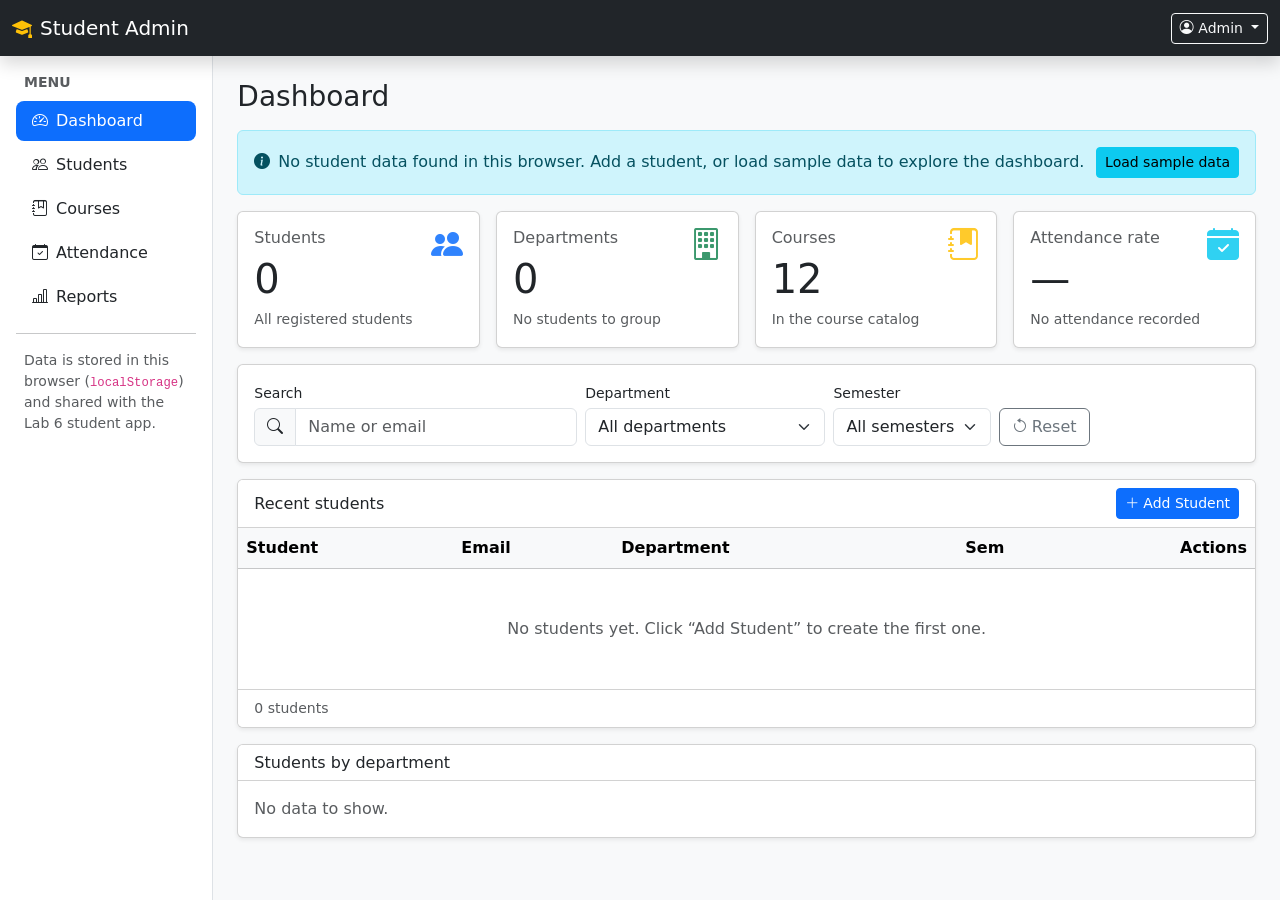
<file: index.html>
<!doctype html>
<html lang="en">
<head>
  <meta charset="utf-8">
  <meta name="viewport" content="width=device-width, initial-scale=1">
  <meta name="description" content="Dashboard - Student Admin Dashboard (Bootstrap 5).">
  <title>Dashboard | Student Admin</title>
  <link rel="icon" href="data:,">
  <link href="assets/vendor/bootstrap/css/bootstrap.min.css" rel="stylesheet">
  <link href="assets/vendor/bootstrap-icons/bootstrap-icons.min.css" rel="stylesheet">
  <link href="assets/css/style.css" rel="stylesheet">
</head>
<body class="bg-body-tertiary">

  <!-- Top navbar -->
  <nav class="navbar navbar-dark bg-dark sticky-top flex-nowrap p-0 shadow" style="min-height:56px">
    <div class="container-fluid">
      <button class="navbar-toggler d-lg-none me-2" type="button" data-bs-toggle="offcanvas" data-bs-target="#sidebar" aria-controls="sidebar" aria-label="Open navigation menu">
        <span class="navbar-toggler-icon"></span>
      </button>
      <a class="navbar-brand me-auto" href="index.html"><i class="bi bi-mortarboard-fill text-warning me-2" aria-hidden="true"></i>Student Admin</a>
      <div class="dropdown">
        <button class="btn btn-sm btn-outline-light dropdown-toggle" type="button" data-bs-toggle="dropdown" aria-expanded="false">
          <i class="bi bi-person-circle me-1" aria-hidden="true"></i><span class="d-none d-sm-inline">Admin</span>
        </button>
        <ul class="dropdown-menu dropdown-menu-end">
          <li><span class="dropdown-item-text small text-body-secondary">Signed in as<br><strong class="text-body">admin@university.edu</strong><br>(demo account)</span></li>
          <li><hr class="dropdown-divider"></li>
          <li><a class="dropdown-item" href="students.html">Manage students</a></li>
          <li><a class="dropdown-item" href="reports.html">View reports</a></li>
        </ul>
      </div>
    </div>
  </nav>

  <div class="container-fluid">
    <div class="row">

      <!-- Sidebar: static column on lg+, offcanvas below lg -->
      <div class="col-lg-2 p-0 border-end bg-body sidebar-sticky sidebar">
        <div class="offcanvas-lg offcanvas-start bg-body" tabindex="-1" id="sidebar" aria-labelledby="sidebarLabel">
          <div class="offcanvas-header border-bottom">
            <h2 class="offcanvas-title h5" id="sidebarLabel"><i class="bi bi-mortarboard-fill text-warning me-2" aria-hidden="true"></i>Student Admin</h2>
            <button type="button" class="btn-close" data-bs-dismiss="offcanvas" data-bs-target="#sidebar" aria-label="Close menu"></button>
          </div>
          <div class="offcanvas-body d-flex flex-column p-3">
            <p class="text-uppercase small fw-semibold text-body-secondary mb-2 px-2">Menu</p>
            <ul class="nav flex-column gap-1">
            <li class="nav-item"><a class="nav-link d-flex align-items-center gap-2 active" href="index.html" aria-current="page"><i class="bi bi-speedometer2" aria-hidden="true"></i> Dashboard</a></li>
            <li class="nav-item"><a class="nav-link d-flex align-items-center gap-2" href="students.html"><i class="bi bi-people" aria-hidden="true"></i> Students</a></li>
            <li class="nav-item"><a class="nav-link d-flex align-items-center gap-2" href="courses.html"><i class="bi bi-journal-bookmark" aria-hidden="true"></i> Courses</a></li>
            <li class="nav-item"><a class="nav-link d-flex align-items-center gap-2" href="attendance.html"><i class="bi bi-calendar-check" aria-hidden="true"></i> Attendance</a></li>
            <li class="nav-item"><a class="nav-link d-flex align-items-center gap-2" href="reports.html"><i class="bi bi-bar-chart-line" aria-hidden="true"></i> Reports</a></li>
            </ul>
            <hr class="my-3">
            <p class="small text-body-secondary px-2 mb-0">Data is stored in this browser (<code>localStorage</code>) and shared with the Lab 6 student app.</p>
          </div>
        </div>
      </div>

      <!-- Main content -->
      <main class="col-lg-10 ms-auto px-3 px-md-4 py-4">
        <div class="d-flex flex-wrap justify-content-between align-items-center gap-2 mb-3">
          <h1 class="h3 mb-0">Dashboard</h1>
          
        </div>

        <div id="alertHost" aria-live="polite"></div>

        <div id="storageWarning" class="alert alert-danger d-none" role="alert">
          <strong>Stored student data could not be read.</strong> The <code>students</code> value in localStorage is not valid JSON, so it is being ignored. Saving a student will replace it.
        </div>
        <div id="noDataAlert" class="alert alert-info d-flex flex-wrap align-items-center gap-2 d-none" role="status">
          <i class="bi bi-info-circle-fill" aria-hidden="true"></i>
          <span class="me-auto">No student data found in this browser. Add a student, or load sample data to explore the dashboard.</span>
          <button type="button" class="btn btn-sm btn-info" id="btnSample">Load sample data</button>
        </div>

        <section aria-label="Key figures">
        <div class="row g-3 mb-3">
          <div class="col-12 col-md-6 col-xl-3">
            <div class="card h-100 shadow-sm">
              <div class="card-body d-flex justify-content-between align-items-start">
                <div>
                  <h2 class="h6 text-body-secondary">Students</h2>
                  <p class="display-6 mb-1" id="kpiStudents">0</p>
                  <small class="text-body-secondary" id="kpiStudentsNote"></small>
                </div>
                <span class="kpi-icon text-primary" aria-hidden="true"><i class="bi bi-people-fill"></i></span>
              </div>
            </div>
          </div>
          <div class="col-12 col-md-6 col-xl-3">
            <div class="card h-100 shadow-sm">
              <div class="card-body d-flex justify-content-between align-items-start">
                <div>
                  <h2 class="h6 text-body-secondary">Departments</h2>
                  <p class="display-6 mb-1" id="kpiDepartments">0</p>
                  <small class="text-body-secondary" id="kpiDepartmentsNote"></small>
                </div>
                <span class="kpi-icon text-success" aria-hidden="true"><i class="bi bi-building"></i></span>
              </div>
            </div>
          </div>
          <div class="col-12 col-md-6 col-xl-3">
            <div class="card h-100 shadow-sm">
              <div class="card-body d-flex justify-content-between align-items-start">
                <div>
                  <h2 class="h6 text-body-secondary">Courses</h2>
                  <p class="display-6 mb-1" id="kpiCourses">0</p>
                  <small class="text-body-secondary" id="kpiCoursesNote"></small>
                </div>
                <span class="kpi-icon text-warning" aria-hidden="true"><i class="bi bi-journal-bookmark-fill"></i></span>
              </div>
            </div>
          </div>
          <div class="col-12 col-md-6 col-xl-3">
            <div class="card h-100 shadow-sm">
              <div class="card-body d-flex justify-content-between align-items-start">
                <div>
                  <h2 class="h6 text-body-secondary">Attendance rate</h2>
                  <p class="display-6 mb-1" id="kpiAttendance">0</p>
                  <small class="text-body-secondary" id="kpiAttendanceNote"></small>
                </div>
                <span class="kpi-icon text-info" aria-hidden="true"><i class="bi bi-calendar-check-fill"></i></span>
              </div>
            </div>
          </div>
        </div>
        </section>

        <section class="card shadow-sm mb-3" aria-label="Filters">
          <div class="card-body">
            <div class="row g-2 align-items-end">
              <div class="col-12 col-md-4">
                <label for="fSearch" class="form-label small mb-1">Search</label>
                <div class="input-group">
                  <span class="input-group-text"><i class="bi bi-search" aria-hidden="true"></i></span>
                  <input type="search" id="fSearch" class="form-control" placeholder="Name or email" autocomplete="off">
                </div>
              </div>
              <div class="col-12 col-sm-6 col-md-3">
                <label for="fDept" class="form-label small mb-1">Department</label>
                <select id="fDept" class="form-select"></select>
              </div>
              <div class="col-12 col-sm-6 col-md-2">
                <label for="fSem" class="form-label small mb-1">Semester</label>
                <select id="fSem" class="form-select"></select>
              </div>
              <div class="col-12 col-md-auto">
                <button type="button" id="fReset" class="btn btn-outline-secondary w-100"><i class="bi bi-arrow-counterclockwise me-1" aria-hidden="true"></i>Reset</button>
              </div>
            </div>
          </div>
        </section>

        <div class="row g-3">
          <div class="col-12 col-xxl-8">
        <section class="card shadow-sm" aria-labelledby="tableTitle">
          <div class="card-header bg-body d-flex flex-wrap justify-content-between align-items-center gap-2">
            <h2 class="h6 mb-0" id="tableTitle">Recent students</h2>
            <button type="button" class="btn btn-primary btn-sm" data-action="add"><i class="bi bi-plus-lg me-1" aria-hidden="true"></i>Add Student</button>
          </div>
          <div class="table-responsive">
            <table class="table table-hover align-middle mb-0">
              <caption class="visually-hidden">Recent students</caption>
              <thead class="table-light">
                <tr>
                  <th scope="col">Student</th>
                  <th scope="col" class="d-none d-md-table-cell">Email</th>
                  <th scope="col" class="d-none d-sm-table-cell">Department</th>
                  <th scope="col" class="text-center">Sem</th>
                  <th scope="col" class="text-end">Actions</th>
                </tr>
              </thead>
              <tbody id="studentsBody"></tbody>
            </table>
          </div>
          <div class="card-footer bg-body d-flex flex-column flex-sm-row justify-content-between align-items-center gap-2">
            <small id="pageInfo" class="text-body-secondary" aria-live="polite"></small>
            <nav aria-label="Student pages"><ul class="pagination pagination-sm mb-0" id="pagination"></ul></nav>
          </div>
        </section>

          </div>
          <div class="col-12 col-xxl-4">
            <section class="card shadow-sm h-100" aria-labelledby="deptTitle">
              <div class="card-header bg-body"><h2 class="h6 mb-0" id="deptTitle">Students by department</h2></div>
              <div class="card-body" id="deptBars"></div>
            </section>
          </div>
        </div>
      </main>
    </div>
  </div>

  <!-- Add / Edit student -->
  <div class="modal fade" id="studentModal" tabindex="-1" aria-labelledby="studentModalTitle" aria-hidden="true">
    <div class="modal-dialog modal-dialog-centered">
      <form class="modal-content" id="studentForm" novalidate>
        <div class="modal-header">
          <h2 class="modal-title fs-5" id="studentModalTitle">Add Student</h2>
          <button type="button" class="btn-close" data-bs-dismiss="modal" aria-label="Close"></button>
        </div>
        <div class="modal-body">
          <input type="hidden" id="studentId">
          <div class="mb-3">
            <label for="sName" class="form-label">Full name</label>
            <input type="text" class="form-control" id="sName" required minlength="2" maxlength="60" autocomplete="off">
            <div class="invalid-feedback">Enter a name of at least 2 characters.</div>
          </div>
          <div class="mb-3">
            <label for="sEmail" class="form-label">Email</label>
            <input type="email" class="form-control" id="sEmail" required maxlength="100" autocomplete="off" placeholder="name@example.com">
            <div class="invalid-feedback" id="sEmailFeedback">Enter a valid email address.</div>
          </div>
          <div class="row g-3">
            <div class="col-sm-7">
              <label for="sDepartment" class="form-label">Department</label>
              <select class="form-select" id="sDepartment" required></select>
              <div class="invalid-feedback">Choose a department.</div>
            </div>
            <div class="col-sm-5">
              <label for="sSemester" class="form-label">Semester</label>
              <select class="form-select" id="sSemester" required></select>
              <div class="invalid-feedback">Choose a semester.</div>
            </div>
          </div>
        </div>
        <div class="modal-footer">
          <button type="button" class="btn btn-outline-secondary" data-bs-dismiss="modal">Cancel</button>
          <button type="submit" class="btn btn-primary" id="studentSubmit">Add student</button>
        </div>
      </form>
    </div>
  </div>

  <!-- View student -->
  <div class="modal fade" id="viewModal" tabindex="-1" aria-labelledby="viewModalTitle" aria-hidden="true">
    <div class="modal-dialog modal-dialog-centered">
      <div class="modal-content">
        <div class="modal-header">
          <h2 class="modal-title fs-5" id="viewModalTitle">Student Details</h2>
          <button type="button" class="btn-close" data-bs-dismiss="modal" aria-label="Close"></button>
        </div>
        <div class="modal-body" id="viewBody"></div>
        <div class="modal-footer"><button type="button" class="btn btn-secondary" data-bs-dismiss="modal">Close</button></div>
      </div>
    </div>
  </div>

  <!-- Delete confirmation -->
  <div class="modal fade" id="deleteModal" tabindex="-1" aria-labelledby="deleteModalTitle" aria-hidden="true">
    <div class="modal-dialog modal-dialog-centered modal-sm">
      <div class="modal-content">
        <div class="modal-header">
          <h2 class="modal-title fs-5" id="deleteModalTitle">Delete student?</h2>
          <button type="button" class="btn-close" data-bs-dismiss="modal" aria-label="Close"></button>
        </div>
        <div class="modal-body">You are about to delete <strong id="deleteName"></strong>. This cannot be undone.</div>
        <div class="modal-footer">
          <button type="button" class="btn btn-outline-secondary" data-bs-dismiss="modal">Cancel</button>
          <button type="button" class="btn btn-danger" id="confirmDelete">Delete</button>
        </div>
      </div>
    </div>
  </div>

  <script src="assets/vendor/bootstrap/js/bootstrap.bundle.min.js"></script>
  <script src="assets/js/store.js"></script>
  <script src="assets/js/ui.js"></script>
  <script src="assets/js/students.js"></script>
  <script src="assets/js/dashboard.js"></script>
  <script>StudentsTable.init({ pageSize: 5 });</script>
</body>
</html>
</file>
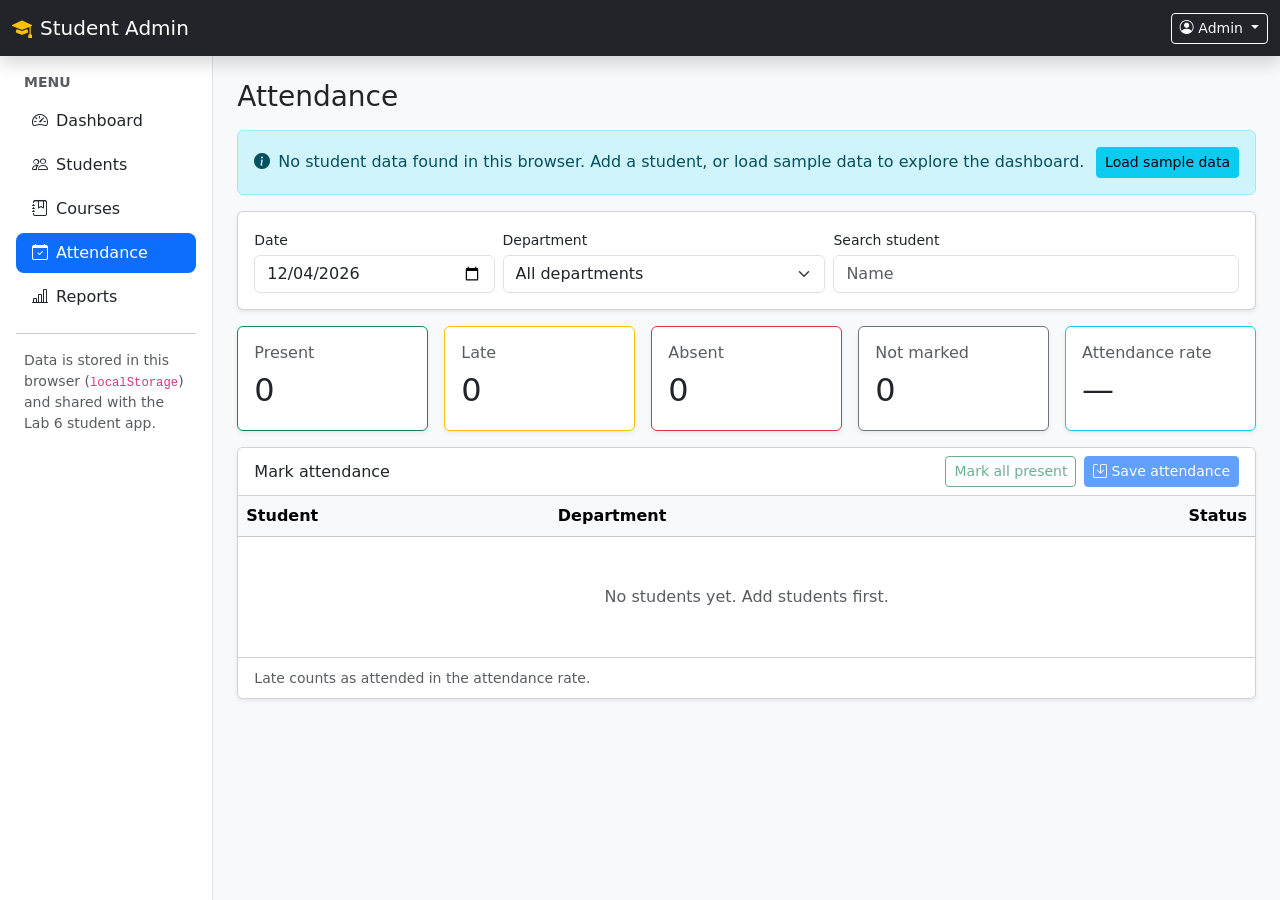
<file: attendance.html>
<!doctype html>
<html lang="en">
<head>
  <meta charset="utf-8">
  <meta name="viewport" content="width=device-width, initial-scale=1">
  <meta name="description" content="Attendance - Student Admin Dashboard (Bootstrap 5).">
  <title>Attendance | Student Admin</title>
  <link rel="icon" href="data:,">
  <link href="assets/vendor/bootstrap/css/bootstrap.min.css" rel="stylesheet">
  <link href="assets/vendor/bootstrap-icons/bootstrap-icons.min.css" rel="stylesheet">
  <link href="assets/css/style.css" rel="stylesheet">
</head>
<body class="bg-body-tertiary">

  <!-- Top navbar -->
  <nav class="navbar navbar-dark bg-dark sticky-top flex-nowrap p-0 shadow" style="min-height:56px">
    <div class="container-fluid">
      <button class="navbar-toggler d-lg-none me-2" type="button" data-bs-toggle="offcanvas" data-bs-target="#sidebar" aria-controls="sidebar" aria-label="Open navigation menu">
        <span class="navbar-toggler-icon"></span>
      </button>
      <a class="navbar-brand me-auto" href="index.html"><i class="bi bi-mortarboard-fill text-warning me-2" aria-hidden="true"></i>Student Admin</a>
      <div class="dropdown">
        <button class="btn btn-sm btn-outline-light dropdown-toggle" type="button" data-bs-toggle="dropdown" aria-expanded="false">
          <i class="bi bi-person-circle me-1" aria-hidden="true"></i><span class="d-none d-sm-inline">Admin</span>
        </button>
        <ul class="dropdown-menu dropdown-menu-end">
          <li><span class="dropdown-item-text small text-body-secondary">Signed in as<br><strong class="text-body">admin@university.edu</strong><br>(demo account)</span></li>
          <li><hr class="dropdown-divider"></li>
          <li><a class="dropdown-item" href="students.html">Manage students</a></li>
          <li><a class="dropdown-item" href="reports.html">View reports</a></li>
        </ul>
      </div>
    </div>
  </nav>

  <div class="container-fluid">
    <div class="row">

      <!-- Sidebar: static column on lg+, offcanvas below lg -->
      <div class="col-lg-2 p-0 border-end bg-body sidebar-sticky sidebar">
        <div class="offcanvas-lg offcanvas-start bg-body" tabindex="-1" id="sidebar" aria-labelledby="sidebarLabel">
          <div class="offcanvas-header border-bottom">
            <h2 class="offcanvas-title h5" id="sidebarLabel"><i class="bi bi-mortarboard-fill text-warning me-2" aria-hidden="true"></i>Student Admin</h2>
            <button type="button" class="btn-close" data-bs-dismiss="offcanvas" data-bs-target="#sidebar" aria-label="Close menu"></button>
          </div>
          <div class="offcanvas-body d-flex flex-column p-3">
            <p class="text-uppercase small fw-semibold text-body-secondary mb-2 px-2">Menu</p>
            <ul class="nav flex-column gap-1">
            <li class="nav-item"><a class="nav-link d-flex align-items-center gap-2" href="index.html"><i class="bi bi-speedometer2" aria-hidden="true"></i> Dashboard</a></li>
            <li class="nav-item"><a class="nav-link d-flex align-items-center gap-2" href="students.html"><i class="bi bi-people" aria-hidden="true"></i> Students</a></li>
            <li class="nav-item"><a class="nav-link d-flex align-items-center gap-2" href="courses.html"><i class="bi bi-journal-bookmark" aria-hidden="true"></i> Courses</a></li>
            <li class="nav-item"><a class="nav-link d-flex align-items-center gap-2 active" href="attendance.html" aria-current="page"><i class="bi bi-calendar-check" aria-hidden="true"></i> Attendance</a></li>
            <li class="nav-item"><a class="nav-link d-flex align-items-center gap-2" href="reports.html"><i class="bi bi-bar-chart-line" aria-hidden="true"></i> Reports</a></li>
            </ul>
            <hr class="my-3">
            <p class="small text-body-secondary px-2 mb-0">Data is stored in this browser (<code>localStorage</code>) and shared with the Lab 6 student app.</p>
          </div>
        </div>
      </div>

      <!-- Main content -->
      <main class="col-lg-10 ms-auto px-3 px-md-4 py-4">
        <div class="d-flex flex-wrap justify-content-between align-items-center gap-2 mb-3">
          <h1 class="h3 mb-0">Attendance</h1>
          
        </div>

        <div id="alertHost" aria-live="polite"></div>

        <div id="storageWarning" class="alert alert-danger d-none" role="alert">
          <strong>Stored student data could not be read.</strong> The <code>students</code> value in localStorage is not valid JSON, so it is being ignored. Saving a student will replace it.
        </div>
        <div id="noDataAlert" class="alert alert-info d-flex flex-wrap align-items-center gap-2 d-none" role="status">
          <i class="bi bi-info-circle-fill" aria-hidden="true"></i>
          <span class="me-auto">No student data found in this browser. Add a student, or load sample data to explore the dashboard.</span>
          <button type="button" class="btn btn-sm btn-info" id="btnSample">Load sample data</button>
        </div>

        <section class="card shadow-sm mb-3" aria-label="Attendance settings">
          <div class="card-body">
            <div class="row g-2 align-items-end">
              <div class="col-12 col-sm-6 col-md-3"><label for="attDate" class="form-label small mb-1">Date</label><input type="date" id="attDate" class="form-control"></div>
              <div class="col-12 col-sm-6 col-md-4"><label for="attDept" class="form-label small mb-1">Department</label><select id="attDept" class="form-select"></select></div>
              <div class="col-12 col-md-5"><label for="attSearch" class="form-label small mb-1">Search student</label><input type="search" id="attSearch" class="form-control" placeholder="Name" autocomplete="off"></div>
            </div>
          </div>
        </section>

        <div class="row g-3 mb-3">
          <div class="col-6 col-md-4 col-xl"><div class="card h-100 shadow-sm border-success"><div class="card-body py-3"><h2 class="h6 text-body-secondary mb-1">Present</h2><p class="fs-2 mb-0" id="cntP">0</p></div></div></div>
          <div class="col-6 col-md-4 col-xl"><div class="card h-100 shadow-sm border-warning"><div class="card-body py-3"><h2 class="h6 text-body-secondary mb-1">Late</h2><p class="fs-2 mb-0" id="cntL">0</p></div></div></div>
          <div class="col-6 col-md-4 col-xl"><div class="card h-100 shadow-sm border-danger"><div class="card-body py-3"><h2 class="h6 text-body-secondary mb-1">Absent</h2><p class="fs-2 mb-0" id="cntA">0</p></div></div></div>
          <div class="col-6 col-md-4 col-xl"><div class="card h-100 shadow-sm border-secondary"><div class="card-body py-3"><h2 class="h6 text-body-secondary mb-1">Not marked</h2><p class="fs-2 mb-0" id="cntU">0</p></div></div></div>
          <div class="col-6 col-md-4 col-xl"><div class="card h-100 shadow-sm border-info"><div class="card-body py-3"><h2 class="h6 text-body-secondary mb-1">Attendance rate</h2><p class="fs-2 mb-0" id="cntRate">0</p></div></div></div>
        </div>

        <section class="card shadow-sm" aria-labelledby="attTitle">
          <div class="card-header bg-body d-flex flex-wrap justify-content-between align-items-center gap-2">
            <h2 class="h6 mb-0" id="attTitle">Mark attendance</h2>
            <div class="d-flex gap-2">
              <button type="button" class="btn btn-outline-success btn-sm" id="btnAllPresent">Mark all present</button>
              <button type="button" class="btn btn-primary btn-sm" id="btnSaveAtt" disabled><i class="bi bi-save me-1" aria-hidden="true"></i>Save attendance</button>
            </div>
          </div>
          <div class="table-responsive">
            <table class="table align-middle mb-0">
              <caption class="visually-hidden">Attendance for the selected date</caption>
              <thead class="table-light"><tr><th scope="col">Student</th><th scope="col" class="d-none d-md-table-cell">Department</th><th scope="col" class="text-end">Status</th></tr></thead>
              <tbody id="attBody"></tbody>
            </table>
          </div>
          <div class="card-footer bg-body"><small class="text-body-secondary">Late counts as attended in the attendance rate.</small></div>
        </section>
      </main>
    </div>
  </div>


  <script src="assets/vendor/bootstrap/js/bootstrap.bundle.min.js"></script>
  <script src="assets/js/store.js"></script>
  <script src="assets/js/ui.js"></script>
  <script src="assets/js/attendance.js"></script>
</body>
</html>
</file>
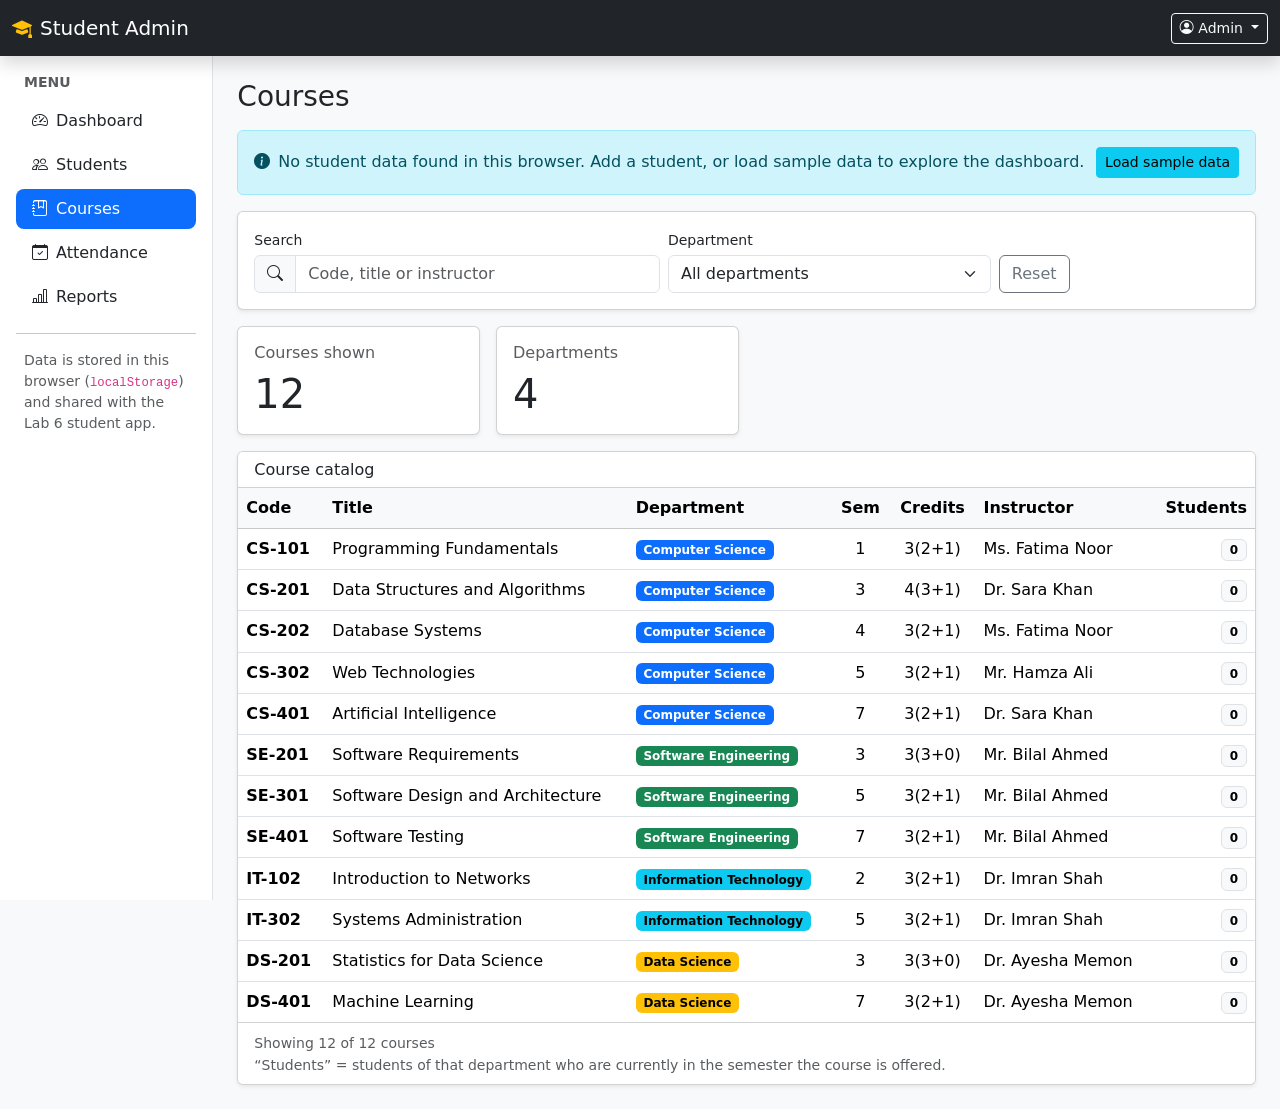
<file: courses.html>
<!doctype html>
<html lang="en">
<head>
  <meta charset="utf-8">
  <meta name="viewport" content="width=device-width, initial-scale=1">
  <meta name="description" content="Courses - Student Admin Dashboard (Bootstrap 5).">
  <title>Courses | Student Admin</title>
  <link rel="icon" href="data:,">
  <link href="assets/vendor/bootstrap/css/bootstrap.min.css" rel="stylesheet">
  <link href="assets/vendor/bootstrap-icons/bootstrap-icons.min.css" rel="stylesheet">
  <link href="assets/css/style.css" rel="stylesheet">
</head>
<body class="bg-body-tertiary">

  <!-- Top navbar -->
  <nav class="navbar navbar-dark bg-dark sticky-top flex-nowrap p-0 shadow" style="min-height:56px">
    <div class="container-fluid">
      <button class="navbar-toggler d-lg-none me-2" type="button" data-bs-toggle="offcanvas" data-bs-target="#sidebar" aria-controls="sidebar" aria-label="Open navigation menu">
        <span class="navbar-toggler-icon"></span>
      </button>
      <a class="navbar-brand me-auto" href="index.html"><i class="bi bi-mortarboard-fill text-warning me-2" aria-hidden="true"></i>Student Admin</a>
      <div class="dropdown">
        <button class="btn btn-sm btn-outline-light dropdown-toggle" type="button" data-bs-toggle="dropdown" aria-expanded="false">
          <i class="bi bi-person-circle me-1" aria-hidden="true"></i><span class="d-none d-sm-inline">Admin</span>
        </button>
        <ul class="dropdown-menu dropdown-menu-end">
          <li><span class="dropdown-item-text small text-body-secondary">Signed in as<br><strong class="text-body">admin@university.edu</strong><br>(demo account)</span></li>
          <li><hr class="dropdown-divider"></li>
          <li><a class="dropdown-item" href="students.html">Manage students</a></li>
          <li><a class="dropdown-item" href="reports.html">View reports</a></li>
        </ul>
      </div>
    </div>
  </nav>

  <div class="container-fluid">
    <div class="row">

      <!-- Sidebar: static column on lg+, offcanvas below lg -->
      <div class="col-lg-2 p-0 border-end bg-body sidebar-sticky sidebar">
        <div class="offcanvas-lg offcanvas-start bg-body" tabindex="-1" id="sidebar" aria-labelledby="sidebarLabel">
          <div class="offcanvas-header border-bottom">
            <h2 class="offcanvas-title h5" id="sidebarLabel"><i class="bi bi-mortarboard-fill text-warning me-2" aria-hidden="true"></i>Student Admin</h2>
            <button type="button" class="btn-close" data-bs-dismiss="offcanvas" data-bs-target="#sidebar" aria-label="Close menu"></button>
          </div>
          <div class="offcanvas-body d-flex flex-column p-3">
            <p class="text-uppercase small fw-semibold text-body-secondary mb-2 px-2">Menu</p>
            <ul class="nav flex-column gap-1">
            <li class="nav-item"><a class="nav-link d-flex align-items-center gap-2" href="index.html"><i class="bi bi-speedometer2" aria-hidden="true"></i> Dashboard</a></li>
            <li class="nav-item"><a class="nav-link d-flex align-items-center gap-2" href="students.html"><i class="bi bi-people" aria-hidden="true"></i> Students</a></li>
            <li class="nav-item"><a class="nav-link d-flex align-items-center gap-2 active" href="courses.html" aria-current="page"><i class="bi bi-journal-bookmark" aria-hidden="true"></i> Courses</a></li>
            <li class="nav-item"><a class="nav-link d-flex align-items-center gap-2" href="attendance.html"><i class="bi bi-calendar-check" aria-hidden="true"></i> Attendance</a></li>
            <li class="nav-item"><a class="nav-link d-flex align-items-center gap-2" href="reports.html"><i class="bi bi-bar-chart-line" aria-hidden="true"></i> Reports</a></li>
            </ul>
            <hr class="my-3">
            <p class="small text-body-secondary px-2 mb-0">Data is stored in this browser (<code>localStorage</code>) and shared with the Lab 6 student app.</p>
          </div>
        </div>
      </div>

      <!-- Main content -->
      <main class="col-lg-10 ms-auto px-3 px-md-4 py-4">
        <div class="d-flex flex-wrap justify-content-between align-items-center gap-2 mb-3">
          <h1 class="h3 mb-0">Courses</h1>
          
        </div>

        <div id="alertHost" aria-live="polite"></div>

        <div id="storageWarning" class="alert alert-danger d-none" role="alert">
          <strong>Stored student data could not be read.</strong> The <code>students</code> value in localStorage is not valid JSON, so it is being ignored. Saving a student will replace it.
        </div>
        <div id="noDataAlert" class="alert alert-info d-flex flex-wrap align-items-center gap-2 d-none" role="status">
          <i class="bi bi-info-circle-fill" aria-hidden="true"></i>
          <span class="me-auto">No student data found in this browser. Add a student, or load sample data to explore the dashboard.</span>
          <button type="button" class="btn btn-sm btn-info" id="btnSample">Load sample data</button>
        </div>

        <section class="card shadow-sm mb-3" aria-label="Filters">
          <div class="card-body">
            <div class="row g-2 align-items-end">
              <div class="col-12 col-md-5">
                <label for="cSearch" class="form-label small mb-1">Search</label>
                <div class="input-group"><span class="input-group-text"><i class="bi bi-search" aria-hidden="true"></i></span>
                <input type="search" id="cSearch" class="form-control" placeholder="Code, title or instructor" autocomplete="off"></div>
              </div>
              <div class="col-8 col-md-4"><label for="cDept" class="form-label small mb-1">Department</label><select id="cDept" class="form-select"></select></div>
              <div class="col-4 col-md-auto"><button type="button" id="cReset" class="btn btn-outline-secondary w-100">Reset</button></div>
            </div>
          </div>
        </section>

        <div class="row g-3 mb-3">
          <div class="col-6 col-xl-3"><div class="card h-100 shadow-sm"><div class="card-body"><h2 class="h6 text-body-secondary">Courses shown</h2><p class="display-6 mb-0" id="cTotal">0</p></div></div></div>
          <div class="col-6 col-xl-3"><div class="card h-100 shadow-sm"><div class="card-body"><h2 class="h6 text-body-secondary">Departments</h2><p class="display-6 mb-0" id="cDepts">0</p></div></div></div>
        </div>

        <section class="card shadow-sm" aria-labelledby="courseTitle">
          <div class="card-header bg-body"><h2 class="h6 mb-0" id="courseTitle">Course catalog</h2></div>
          <div class="table-responsive">
            <table class="table table-hover align-middle mb-0">
              <caption class="visually-hidden">Course catalog</caption>
              <thead class="table-light"><tr>
                <th scope="col">Code</th><th scope="col">Title</th>
                <th scope="col" class="d-none d-md-table-cell">Department</th>
                <th scope="col" class="text-center">Sem</th>
                <th scope="col" class="text-center d-none d-sm-table-cell">Credits</th>
                <th scope="col" class="d-none d-lg-table-cell">Instructor</th>
                <th scope="col" class="text-end">Students</th>
              </tr></thead>
              <tbody id="coursesBody"></tbody>
            </table>
          </div>
          <div class="card-footer bg-body"><small class="text-body-secondary" id="coursesInfo"></small>
            <small class="text-body-secondary d-block">&ldquo;Students&rdquo; = students of that department who are currently in the semester the course is offered.</small></div>
        </section>
      </main>
    </div>
  </div>


  <script src="assets/vendor/bootstrap/js/bootstrap.bundle.min.js"></script>
  <script src="assets/js/store.js"></script>
  <script src="assets/js/ui.js"></script>
  <script src="assets/js/courses.js"></script>
</body>
</html>
</file>
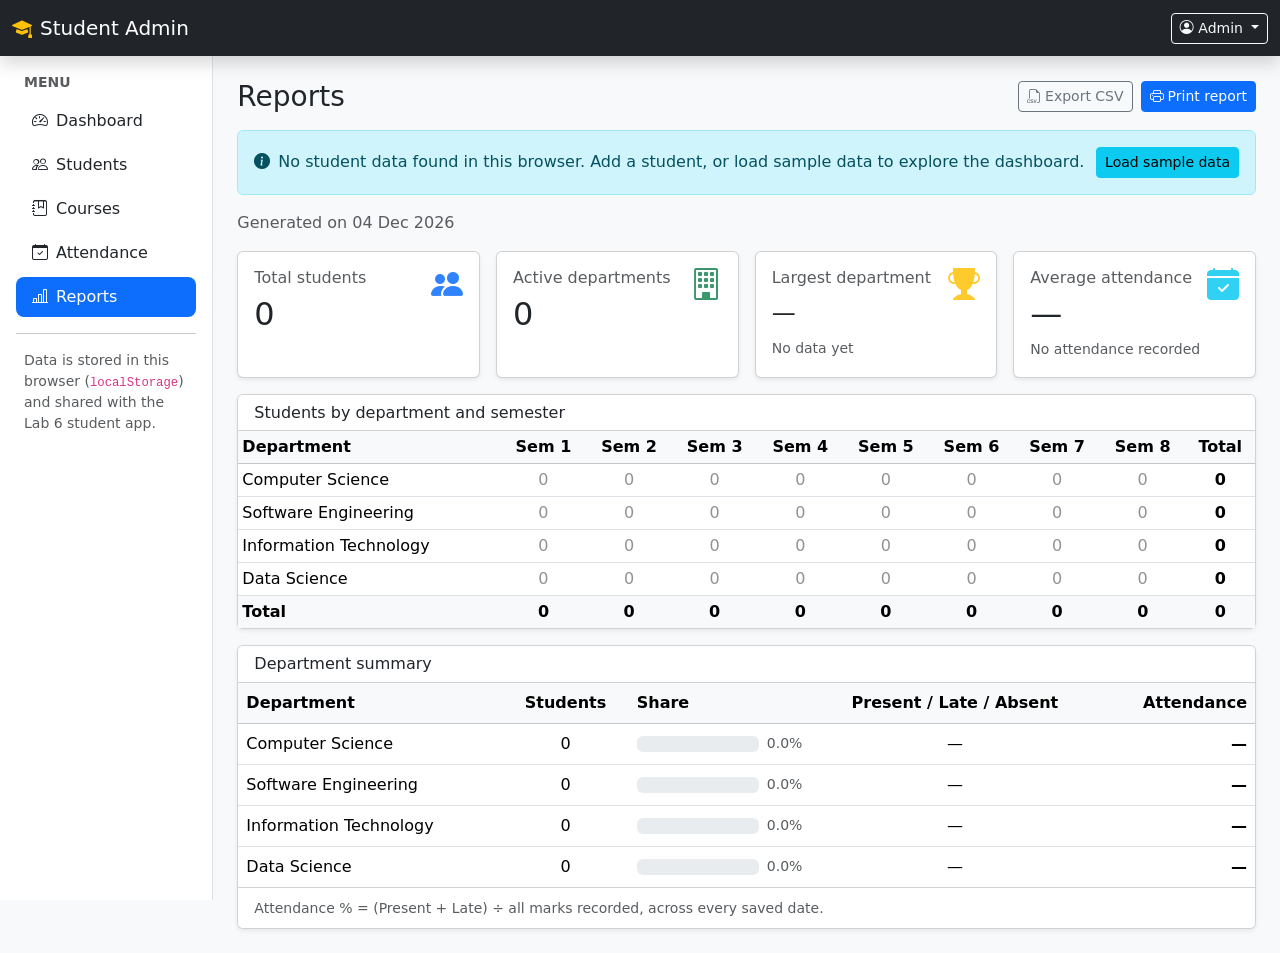
<file: reports.html>
<!doctype html>
<html lang="en">
<head>
  <meta charset="utf-8">
  <meta name="viewport" content="width=device-width, initial-scale=1">
  <meta name="description" content="Reports - Student Admin Dashboard (Bootstrap 5).">
  <title>Reports | Student Admin</title>
  <link rel="icon" href="data:,">
  <link href="assets/vendor/bootstrap/css/bootstrap.min.css" rel="stylesheet">
  <link href="assets/vendor/bootstrap-icons/bootstrap-icons.min.css" rel="stylesheet">
  <link href="assets/css/style.css" rel="stylesheet">
</head>
<body class="bg-body-tertiary">

  <!-- Top navbar -->
  <nav class="navbar navbar-dark bg-dark sticky-top flex-nowrap p-0 shadow" style="min-height:56px">
    <div class="container-fluid">
      <button class="navbar-toggler d-lg-none me-2" type="button" data-bs-toggle="offcanvas" data-bs-target="#sidebar" aria-controls="sidebar" aria-label="Open navigation menu">
        <span class="navbar-toggler-icon"></span>
      </button>
      <a class="navbar-brand me-auto" href="index.html"><i class="bi bi-mortarboard-fill text-warning me-2" aria-hidden="true"></i>Student Admin</a>
      <div class="dropdown">
        <button class="btn btn-sm btn-outline-light dropdown-toggle" type="button" data-bs-toggle="dropdown" aria-expanded="false">
          <i class="bi bi-person-circle me-1" aria-hidden="true"></i><span class="d-none d-sm-inline">Admin</span>
        </button>
        <ul class="dropdown-menu dropdown-menu-end">
          <li><span class="dropdown-item-text small text-body-secondary">Signed in as<br><strong class="text-body">admin@university.edu</strong><br>(demo account)</span></li>
          <li><hr class="dropdown-divider"></li>
          <li><a class="dropdown-item" href="students.html">Manage students</a></li>
          <li><a class="dropdown-item" href="reports.html">View reports</a></li>
        </ul>
      </div>
    </div>
  </nav>

  <div class="container-fluid">
    <div class="row">

      <!-- Sidebar: static column on lg+, offcanvas below lg -->
      <div class="col-lg-2 p-0 border-end bg-body sidebar-sticky sidebar">
        <div class="offcanvas-lg offcanvas-start bg-body" tabindex="-1" id="sidebar" aria-labelledby="sidebarLabel">
          <div class="offcanvas-header border-bottom">
            <h2 class="offcanvas-title h5" id="sidebarLabel"><i class="bi bi-mortarboard-fill text-warning me-2" aria-hidden="true"></i>Student Admin</h2>
            <button type="button" class="btn-close" data-bs-dismiss="offcanvas" data-bs-target="#sidebar" aria-label="Close menu"></button>
          </div>
          <div class="offcanvas-body d-flex flex-column p-3">
            <p class="text-uppercase small fw-semibold text-body-secondary mb-2 px-2">Menu</p>
            <ul class="nav flex-column gap-1">
            <li class="nav-item"><a class="nav-link d-flex align-items-center gap-2" href="index.html"><i class="bi bi-speedometer2" aria-hidden="true"></i> Dashboard</a></li>
            <li class="nav-item"><a class="nav-link d-flex align-items-center gap-2" href="students.html"><i class="bi bi-people" aria-hidden="true"></i> Students</a></li>
            <li class="nav-item"><a class="nav-link d-flex align-items-center gap-2" href="courses.html"><i class="bi bi-journal-bookmark" aria-hidden="true"></i> Courses</a></li>
            <li class="nav-item"><a class="nav-link d-flex align-items-center gap-2" href="attendance.html"><i class="bi bi-calendar-check" aria-hidden="true"></i> Attendance</a></li>
            <li class="nav-item"><a class="nav-link d-flex align-items-center gap-2 active" href="reports.html" aria-current="page"><i class="bi bi-bar-chart-line" aria-hidden="true"></i> Reports</a></li>
            </ul>
            <hr class="my-3">
            <p class="small text-body-secondary px-2 mb-0">Data is stored in this browser (<code>localStorage</code>) and shared with the Lab 6 student app.</p>
          </div>
        </div>
      </div>

      <!-- Main content -->
      <main class="col-lg-10 ms-auto px-3 px-md-4 py-4">
        <div class="d-flex flex-wrap justify-content-between align-items-center gap-2 mb-3">
          <h1 class="h3 mb-0">Reports</h1>
          <div class="d-flex flex-wrap gap-2 d-print-none">
            <button type="button" class="btn btn-outline-secondary btn-sm" id="btnCsv"><i class="bi bi-filetype-csv me-1" aria-hidden="true"></i>Export CSV</button>
            <button type="button" class="btn btn-primary btn-sm" id="btnPrint"><i class="bi bi-printer me-1" aria-hidden="true"></i>Print report</button>
          </div>
        </div>

        <div id="alertHost" aria-live="polite"></div>

        <div id="storageWarning" class="alert alert-danger d-none" role="alert">
          <strong>Stored student data could not be read.</strong> The <code>students</code> value in localStorage is not valid JSON, so it is being ignored. Saving a student will replace it.
        </div>
        <div id="noDataAlert" class="alert alert-info d-flex flex-wrap align-items-center gap-2 d-none" role="status">
          <i class="bi bi-info-circle-fill" aria-hidden="true"></i>
          <span class="me-auto">No student data found in this browser. Add a student, or load sample data to explore the dashboard.</span>
          <button type="button" class="btn btn-sm btn-info" id="btnSample">Load sample data</button>
        </div>

        <p class="text-body-secondary" id="reportDate"></p>

        <section aria-label="Summary">
        <div class="row g-3 mb-3">
          <div class="col-12 col-md-6 col-xl-3">
            <div class="card h-100 shadow-sm"><div class="card-body d-flex justify-content-between align-items-start">
              <div><h2 class="h6 text-body-secondary">Total students</h2><p class="display-6 mb-1 fs-2" id="rTotal">0</p><small class="text-body-secondary" id="rTotalNote"></small></div>
              <span class="kpi-icon text-primary" aria-hidden="true"><i class="bi bi-people-fill"></i></span>
            </div></div>
          </div>
          <div class="col-12 col-md-6 col-xl-3">
            <div class="card h-100 shadow-sm"><div class="card-body d-flex justify-content-between align-items-start">
              <div><h2 class="h6 text-body-secondary">Active departments</h2><p class="display-6 mb-1 fs-2" id="rDepts">0</p><small class="text-body-secondary" id="rDeptsNote"></small></div>
              <span class="kpi-icon text-success" aria-hidden="true"><i class="bi bi-building"></i></span>
            </div></div>
          </div>
          <div class="col-12 col-md-6 col-xl-3">
            <div class="card h-100 shadow-sm"><div class="card-body d-flex justify-content-between align-items-start">
              <div><h2 class="h6 text-body-secondary">Largest department</h2><p class="display-6 mb-1 fs-4 py-1" id="rLargest">0</p><small class="text-body-secondary" id="rLargestNote"></small></div>
              <span class="kpi-icon text-warning" aria-hidden="true"><i class="bi bi-trophy-fill"></i></span>
            </div></div>
          </div>
          <div class="col-12 col-md-6 col-xl-3">
            <div class="card h-100 shadow-sm"><div class="card-body d-flex justify-content-between align-items-start">
              <div><h2 class="h6 text-body-secondary">Average attendance</h2><p class="display-6 mb-1 fs-2" id="rAttendance">0</p><small class="text-body-secondary" id="rAttendanceNote"></small></div>
              <span class="kpi-icon text-info" aria-hidden="true"><i class="bi bi-calendar-check-fill"></i></span>
            </div></div>
          </div>
        </div>
        </section>

        <section class="card shadow-sm mb-3" aria-labelledby="matrixTitle">
          <div class="card-header bg-body"><h2 class="h6 mb-0" id="matrixTitle">Students by department and semester</h2></div>
          <div class="table-responsive">
            <table class="table table-sm table-hover align-middle mb-0">
              <caption class="visually-hidden">Number of students per department and semester</caption>
              <thead class="table-light" id="matrixHead"></thead>
              <tbody id="matrixBody"></tbody>
            </table>
          </div>
        </section>

        <section class="card shadow-sm" aria-labelledby="sumTitle">
          <div class="card-header bg-body"><h2 class="h6 mb-0" id="sumTitle">Department summary</h2></div>
          <div class="table-responsive">
            <table class="table table-hover align-middle mb-0">
              <caption class="visually-hidden">Department summary with share of students and attendance</caption>
              <thead class="table-light"><tr>
                <th scope="col">Department</th><th scope="col" class="text-center">Students</th><th scope="col">Share</th>
                <th scope="col" class="text-center d-none d-sm-table-cell">Present / Late / Absent</th><th scope="col" class="text-end">Attendance</th>
              </tr></thead>
              <tbody id="summaryBody"></tbody>
            </table>
          </div>
          <div class="card-footer bg-body"><small class="text-body-secondary">Attendance % = (Present + Late) &divide; all marks recorded, across every saved date.</small></div>
        </section>
      </main>
    </div>
  </div>


  <script src="assets/vendor/bootstrap/js/bootstrap.bundle.min.js"></script>
  <script src="assets/js/store.js"></script>
  <script src="assets/js/ui.js"></script>
  <script src="assets/js/reports.js"></script>
</body>
</html>
</file>
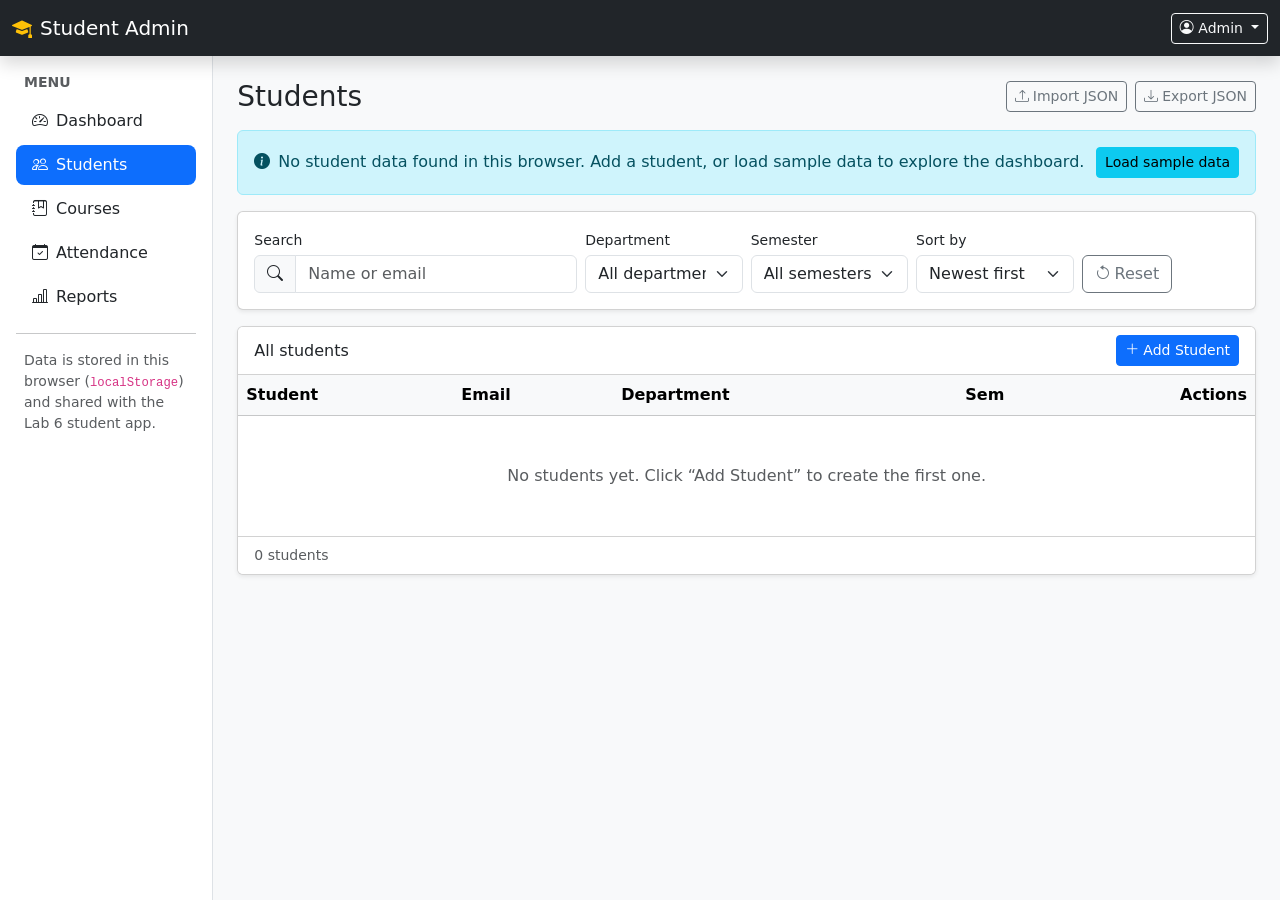
<file: students.html>
<!doctype html>
<html lang="en">
<head>
  <meta charset="utf-8">
  <meta name="viewport" content="width=device-width, initial-scale=1">
  <meta name="description" content="Students - Student Admin Dashboard (Bootstrap 5).">
  <title>Students | Student Admin</title>
  <link rel="icon" href="data:,">
  <link href="assets/vendor/bootstrap/css/bootstrap.min.css" rel="stylesheet">
  <link href="assets/vendor/bootstrap-icons/bootstrap-icons.min.css" rel="stylesheet">
  <link href="assets/css/style.css" rel="stylesheet">
</head>
<body class="bg-body-tertiary">

  <!-- Top navbar -->
  <nav class="navbar navbar-dark bg-dark sticky-top flex-nowrap p-0 shadow" style="min-height:56px">
    <div class="container-fluid">
      <button class="navbar-toggler d-lg-none me-2" type="button" data-bs-toggle="offcanvas" data-bs-target="#sidebar" aria-controls="sidebar" aria-label="Open navigation menu">
        <span class="navbar-toggler-icon"></span>
      </button>
      <a class="navbar-brand me-auto" href="index.html"><i class="bi bi-mortarboard-fill text-warning me-2" aria-hidden="true"></i>Student Admin</a>
      <div class="dropdown">
        <button class="btn btn-sm btn-outline-light dropdown-toggle" type="button" data-bs-toggle="dropdown" aria-expanded="false">
          <i class="bi bi-person-circle me-1" aria-hidden="true"></i><span class="d-none d-sm-inline">Admin</span>
        </button>
        <ul class="dropdown-menu dropdown-menu-end">
          <li><span class="dropdown-item-text small text-body-secondary">Signed in as<br><strong class="text-body">admin@university.edu</strong><br>(demo account)</span></li>
          <li><hr class="dropdown-divider"></li>
          <li><a class="dropdown-item" href="students.html">Manage students</a></li>
          <li><a class="dropdown-item" href="reports.html">View reports</a></li>
        </ul>
      </div>
    </div>
  </nav>

  <div class="container-fluid">
    <div class="row">

      <!-- Sidebar: static column on lg+, offcanvas below lg -->
      <div class="col-lg-2 p-0 border-end bg-body sidebar-sticky sidebar">
        <div class="offcanvas-lg offcanvas-start bg-body" tabindex="-1" id="sidebar" aria-labelledby="sidebarLabel">
          <div class="offcanvas-header border-bottom">
            <h2 class="offcanvas-title h5" id="sidebarLabel"><i class="bi bi-mortarboard-fill text-warning me-2" aria-hidden="true"></i>Student Admin</h2>
            <button type="button" class="btn-close" data-bs-dismiss="offcanvas" data-bs-target="#sidebar" aria-label="Close menu"></button>
          </div>
          <div class="offcanvas-body d-flex flex-column p-3">
            <p class="text-uppercase small fw-semibold text-body-secondary mb-2 px-2">Menu</p>
            <ul class="nav flex-column gap-1">
            <li class="nav-item"><a class="nav-link d-flex align-items-center gap-2" href="index.html"><i class="bi bi-speedometer2" aria-hidden="true"></i> Dashboard</a></li>
            <li class="nav-item"><a class="nav-link d-flex align-items-center gap-2 active" href="students.html" aria-current="page"><i class="bi bi-people" aria-hidden="true"></i> Students</a></li>
            <li class="nav-item"><a class="nav-link d-flex align-items-center gap-2" href="courses.html"><i class="bi bi-journal-bookmark" aria-hidden="true"></i> Courses</a></li>
            <li class="nav-item"><a class="nav-link d-flex align-items-center gap-2" href="attendance.html"><i class="bi bi-calendar-check" aria-hidden="true"></i> Attendance</a></li>
            <li class="nav-item"><a class="nav-link d-flex align-items-center gap-2" href="reports.html"><i class="bi bi-bar-chart-line" aria-hidden="true"></i> Reports</a></li>
            </ul>
            <hr class="my-3">
            <p class="small text-body-secondary px-2 mb-0">Data is stored in this browser (<code>localStorage</code>) and shared with the Lab 6 student app.</p>
          </div>
        </div>
      </div>

      <!-- Main content -->
      <main class="col-lg-10 ms-auto px-3 px-md-4 py-4">
        <div class="d-flex flex-wrap justify-content-between align-items-center gap-2 mb-3">
          <h1 class="h3 mb-0">Students</h1>
          <div class="d-flex flex-wrap gap-2">
            <button type="button" class="btn btn-outline-secondary btn-sm" id="btnImport"><i class="bi bi-upload me-1" aria-hidden="true"></i>Import JSON</button>
            <button type="button" class="btn btn-outline-secondary btn-sm" id="btnExport"><i class="bi bi-download me-1" aria-hidden="true"></i>Export JSON</button>
            <input type="file" id="importFile" accept="application/json,.json" class="d-none" aria-label="Choose a students JSON file">
          </div>
        </div>

        <div id="alertHost" aria-live="polite"></div>

        <div id="storageWarning" class="alert alert-danger d-none" role="alert">
          <strong>Stored student data could not be read.</strong> The <code>students</code> value in localStorage is not valid JSON, so it is being ignored. Saving a student will replace it.
        </div>
        <div id="noDataAlert" class="alert alert-info d-flex flex-wrap align-items-center gap-2 d-none" role="status">
          <i class="bi bi-info-circle-fill" aria-hidden="true"></i>
          <span class="me-auto">No student data found in this browser. Add a student, or load sample data to explore the dashboard.</span>
          <button type="button" class="btn btn-sm btn-info" id="btnSample">Load sample data</button>
        </div>

        <section class="card shadow-sm mb-3" aria-label="Filters">
          <div class="card-body">
            <div class="row g-2 align-items-end">
              <div class="col-12 col-md-6 col-xl-4">
                <label for="fSearch" class="form-label small mb-1">Search</label>
                <div class="input-group">
                  <span class="input-group-text"><i class="bi bi-search" aria-hidden="true"></i></span>
                  <input type="search" id="fSearch" class="form-control" placeholder="Name or email" autocomplete="off">
                </div>
              </div>
              <div class="col-12 col-sm-6 col-md-3 col-xl-2">
                <label for="fDept" class="form-label small mb-1">Department</label>
                <select id="fDept" class="form-select"></select>
              </div>
              <div class="col-12 col-sm-6 col-md-3 col-xl-2">
                <label for="fSem" class="form-label small mb-1">Semester</label>
                <select id="fSem" class="form-select"></select>
              </div>
          <div class="col-12 col-sm-6 col-md-3 col-xl-2">
            <label for="fSort" class="form-label small mb-1">Sort by</label>
            <select id="fSort" class="form-select">
              <option value="recent">Newest first</option>
              <option value="name-asc">Name (A&ndash;Z)</option>
              <option value="name-desc">Name (Z&ndash;A)</option>
              <option value="sem-asc">Semester</option>
              <option value="dept-asc">Department</option>
            </select>
          </div>
              <div class="col-12 col-md-auto">
                <button type="button" id="fReset" class="btn btn-outline-secondary w-100"><i class="bi bi-arrow-counterclockwise me-1" aria-hidden="true"></i>Reset</button>
              </div>
            </div>
          </div>
        </section>
        <section class="card shadow-sm" aria-labelledby="tableTitle">
          <div class="card-header bg-body d-flex flex-wrap justify-content-between align-items-center gap-2">
            <h2 class="h6 mb-0" id="tableTitle">All students</h2>
            <button type="button" class="btn btn-primary btn-sm" data-action="add"><i class="bi bi-plus-lg me-1" aria-hidden="true"></i>Add Student</button>
          </div>
          <div class="table-responsive">
            <table class="table table-hover align-middle mb-0">
              <caption class="visually-hidden">All students</caption>
              <thead class="table-light">
                <tr>
                  <th scope="col">Student</th>
                  <th scope="col" class="d-none d-md-table-cell">Email</th>
                  <th scope="col" class="d-none d-sm-table-cell">Department</th>
                  <th scope="col" class="text-center">Sem</th>
                  <th scope="col" class="text-end">Actions</th>
                </tr>
              </thead>
              <tbody id="studentsBody"></tbody>
            </table>
          </div>
          <div class="card-footer bg-body d-flex flex-column flex-sm-row justify-content-between align-items-center gap-2">
            <small id="pageInfo" class="text-body-secondary" aria-live="polite"></small>
            <nav aria-label="Student pages"><ul class="pagination pagination-sm mb-0" id="pagination"></ul></nav>
          </div>
        </section>

      </main>
    </div>
  </div>

  <!-- Add / Edit student -->
  <div class="modal fade" id="studentModal" tabindex="-1" aria-labelledby="studentModalTitle" aria-hidden="true">
    <div class="modal-dialog modal-dialog-centered">
      <form class="modal-content" id="studentForm" novalidate>
        <div class="modal-header">
          <h2 class="modal-title fs-5" id="studentModalTitle">Add Student</h2>
          <button type="button" class="btn-close" data-bs-dismiss="modal" aria-label="Close"></button>
        </div>
        <div class="modal-body">
          <input type="hidden" id="studentId">
          <div class="mb-3">
            <label for="sName" class="form-label">Full name</label>
            <input type="text" class="form-control" id="sName" required minlength="2" maxlength="60" autocomplete="off">
            <div class="invalid-feedback">Enter a name of at least 2 characters.</div>
          </div>
          <div class="mb-3">
            <label for="sEmail" class="form-label">Email</label>
            <input type="email" class="form-control" id="sEmail" required maxlength="100" autocomplete="off" placeholder="name@example.com">
            <div class="invalid-feedback" id="sEmailFeedback">Enter a valid email address.</div>
          </div>
          <div class="row g-3">
            <div class="col-sm-7">
              <label for="sDepartment" class="form-label">Department</label>
              <select class="form-select" id="sDepartment" required></select>
              <div class="invalid-feedback">Choose a department.</div>
            </div>
            <div class="col-sm-5">
              <label for="sSemester" class="form-label">Semester</label>
              <select class="form-select" id="sSemester" required></select>
              <div class="invalid-feedback">Choose a semester.</div>
            </div>
          </div>
        </div>
        <div class="modal-footer">
          <button type="button" class="btn btn-outline-secondary" data-bs-dismiss="modal">Cancel</button>
          <button type="submit" class="btn btn-primary" id="studentSubmit">Add student</button>
        </div>
      </form>
    </div>
  </div>

  <!-- View student -->
  <div class="modal fade" id="viewModal" tabindex="-1" aria-labelledby="viewModalTitle" aria-hidden="true">
    <div class="modal-dialog modal-dialog-centered">
      <div class="modal-content">
        <div class="modal-header">
          <h2 class="modal-title fs-5" id="viewModalTitle">Student Details</h2>
          <button type="button" class="btn-close" data-bs-dismiss="modal" aria-label="Close"></button>
        </div>
        <div class="modal-body" id="viewBody"></div>
        <div class="modal-footer"><button type="button" class="btn btn-secondary" data-bs-dismiss="modal">Close</button></div>
      </div>
    </div>
  </div>

  <!-- Delete confirmation -->
  <div class="modal fade" id="deleteModal" tabindex="-1" aria-labelledby="deleteModalTitle" aria-hidden="true">
    <div class="modal-dialog modal-dialog-centered modal-sm">
      <div class="modal-content">
        <div class="modal-header">
          <h2 class="modal-title fs-5" id="deleteModalTitle">Delete student?</h2>
          <button type="button" class="btn-close" data-bs-dismiss="modal" aria-label="Close"></button>
        </div>
        <div class="modal-body">You are about to delete <strong id="deleteName"></strong>. This cannot be undone.</div>
        <div class="modal-footer">
          <button type="button" class="btn btn-outline-secondary" data-bs-dismiss="modal">Cancel</button>
          <button type="button" class="btn btn-danger" id="confirmDelete">Delete</button>
        </div>
      </div>
    </div>
  </div>

  <script src="assets/vendor/bootstrap/js/bootstrap.bundle.min.js"></script>
  <script src="assets/js/store.js"></script>
  <script src="assets/js/ui.js"></script>
  <script src="assets/js/students.js"></script>
  <script>StudentsTable.init({ pageSize: 10 });</script>
</body>
</html>
</file>
<file: assets/css/style.css>
/* Custom CSS kept small on purpose: Bootstrap utility classes do most of the work. */

/* Sidebar stays in view on large screens (below lg it is an offcanvas) */
@media (min-width: 992px) {
  .sidebar-sticky {
    position: sticky;
    top: 56px;                       /* height of the navbar */
    height: calc(100vh - 56px);
    overflow-y: auto;
  }
}

.sidebar .nav-link { color: var(--bs-body-color); border-radius: .5rem; }
.sidebar .nav-link:hover { background-color: var(--bs-tertiary-bg); }
.sidebar .nav-link.active { background-color: var(--bs-primary); color: #fff; }

/* Initials circle in tables */
.avatar { width: 2.25rem; height: 2.25rem; font-size: .8rem; }
.avatar-lg { width: 4rem; height: 4rem; font-size: 1.4rem; }

/* KPI icon */
.kpi-icon { font-size: 2rem; line-height: 1; opacity: .85; }

/* Readable "Late" button: Bootstrap's default yellow text on white has too little contrast */
.btn-outline-warning.btn-late { --bs-btn-color: #7a5c00; --bs-btn-hover-color: #000; --bs-btn-active-color: #000; }

/* Stop long attendance buttons from forcing the page wider on phones */
.btn-group-sm > .btn { white-space: nowrap; }

@media print {
  .sidebar-sticky, .navbar { display: none !important; }
  main { width: 100% !important; margin: 0 !important; max-width: 100% !important; flex: 0 0 100% !important; }
  .card { border: 1px solid #ccc !important; box-shadow: none !important; }
}
</file>
